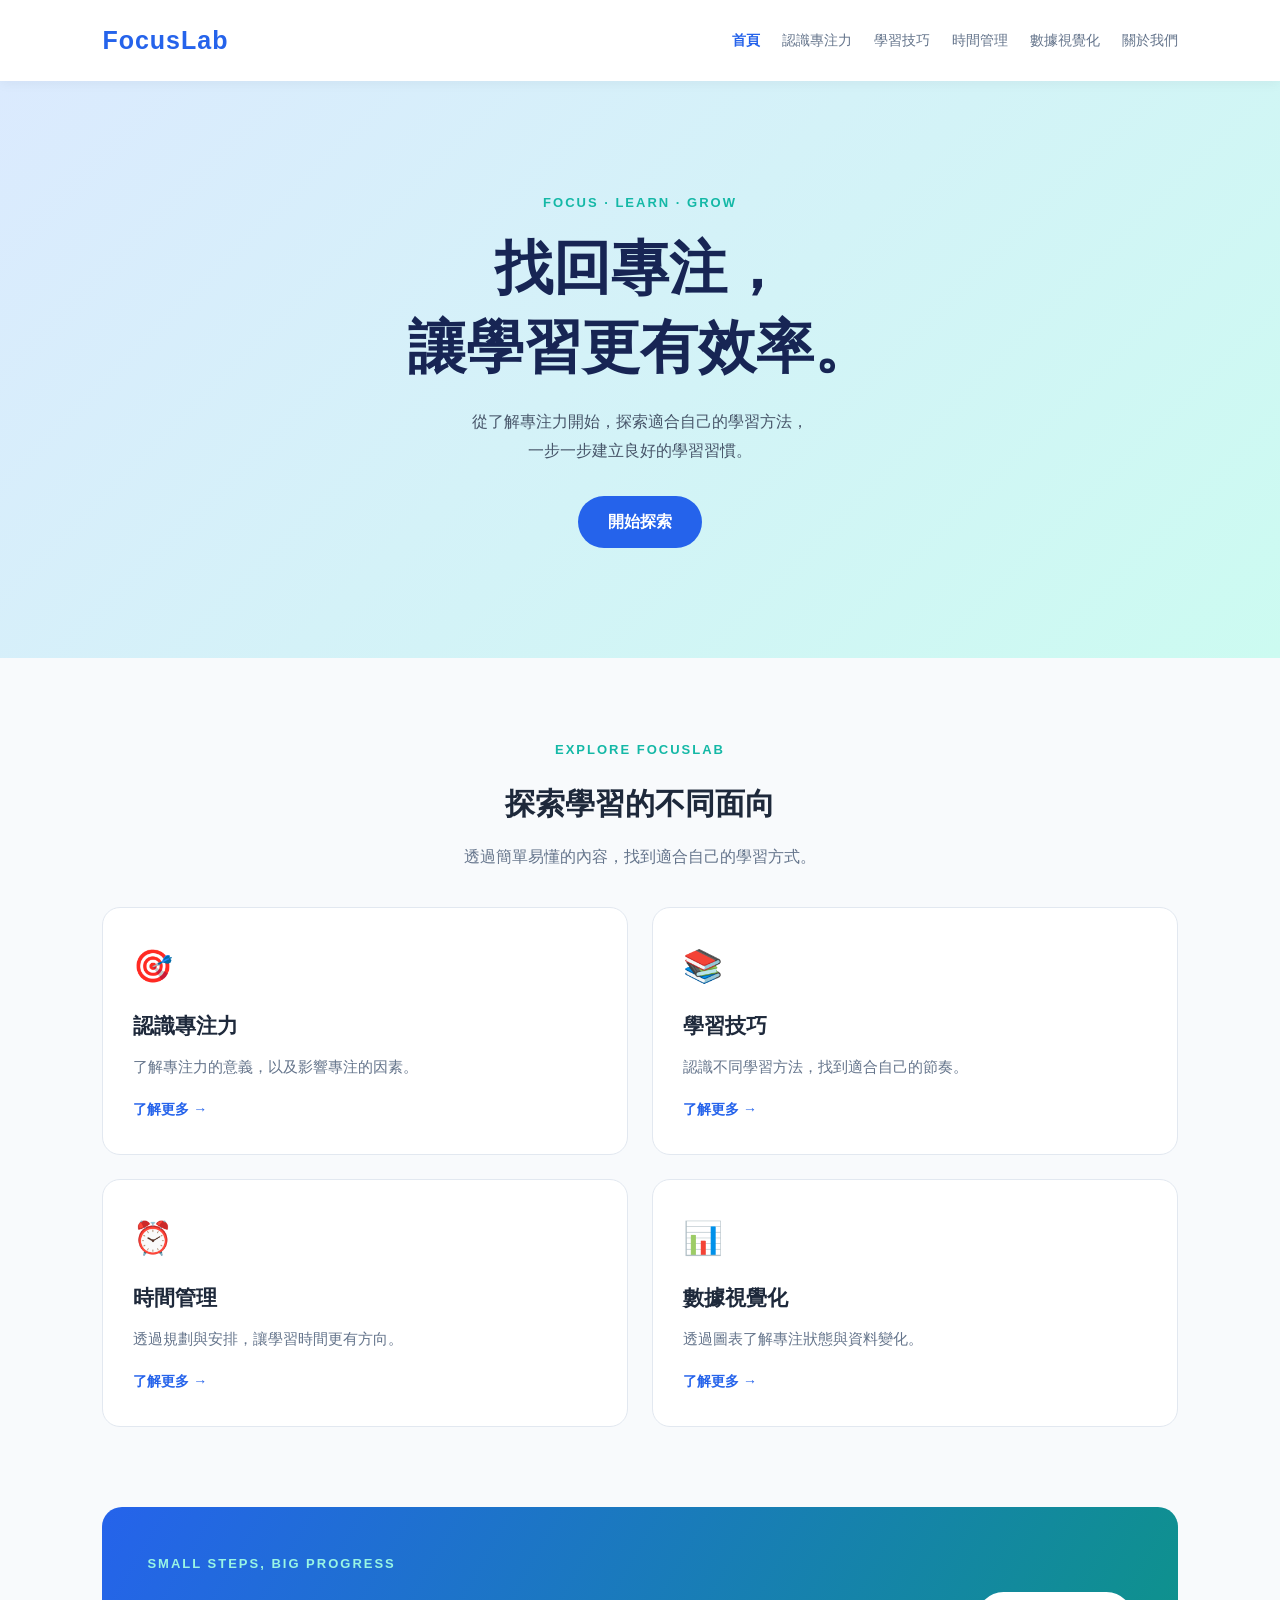
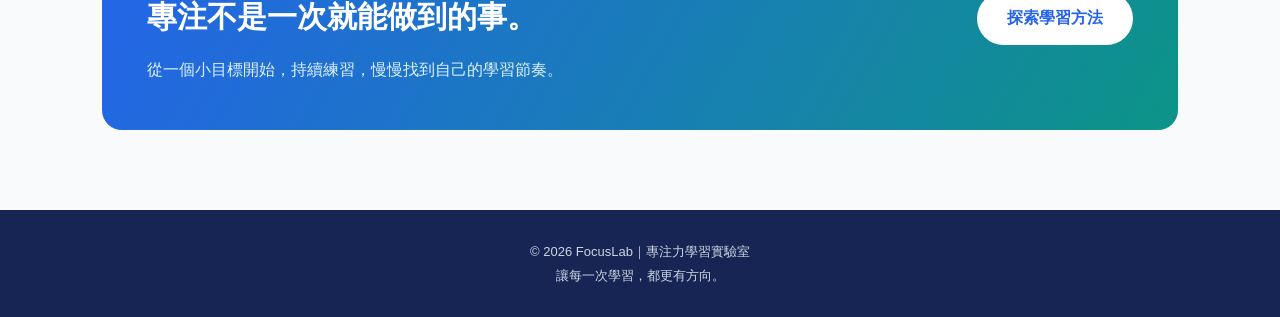
<file: index.html>
<!DOCTYPE html>
<html lang="zh-Hant">
<head>
  <meta charset="UTF-8">
  <meta name="viewport" content="width=device-width, initial-scale=1.0">
  <meta name="description" content="FocusLab 專注力與學習技巧知識網站">
  <title>FocusLab｜專注力學習實驗室</title>
  <link rel="stylesheet" href="css/style.css">
</head>
<body>
  <header class="site-header">
    <a class="logo" href="index.html">FocusLab</a>
    <nav>
      <a href="index.html">首頁</a>
      <a href="pages/focus.html">認識專注力</a>
      <a href="pages/techniques.html">學習技巧</a>
      <a href="pages/time-management.html">時間管理</a>
      <a href="pages/visualization.html">數據視覺化</a>
      <a href="pages/about.html">關於我們</a>
    </nav>
  </header>

  <main>
    <section class="hero">
      <p class="eyebrow">FOCUS · LEARN · GROW</p>
      <h1>找回專注，<br>讓學習更有效率。</h1>
      <p>從了解專注力開始，探索適合自己的學習方法，<br>
        一步一步建立良好的學習習慣。</p>
      <a class="button" href="pages/focus.html">開始探索</a>
    </section>

    <section class="section">
      <p class="eyebrow">EXPLORE FOCUSLAB</p>
      <h2>探索學習的不同面向</h2>
      <p>透過簡單易懂的內容，找到適合自己的學習方式。</p>

      <div class="card-grid">
        <a class="card" href="pages/focus.html">
          <span class="card-icon">🎯</span>
          <h3>認識專注力</h3>
          <p>了解專注力的意義，以及影響專注的因素。</p>
          <span class="card-link">了解更多 →</span>
        </a>

        <a class="card" href="pages/techniques.html">
          <span class="card-icon">📚</span>
          <h3>學習技巧</h3>
          <p>認識不同學習方法，找到適合自己的節奏。</p>
          <span class="card-link">了解更多 →</span>
        </a>

        <a class="card" href="pages/time-management.html">
          <span class="card-icon">⏰</span>
          <h3>時間管理</h3>
          <p>透過規劃與安排，讓學習時間更有方向。</p>
          <span class="card-link">了解更多 →</span>
        </a>

        <a class="card" href="pages/visualization.html">
          <span class="card-icon">📊</span>
          <h3>數據視覺化</h3>
          <p>透過圖表了解專注狀態與資料變化。</p>
          <span class="card-link">了解更多 →</span>
        </a>
      </div>
    </section>

    <section class="feature">
      <div>
        <p class="eyebrow">SMALL STEPS, BIG PROGRESS</p>
        <h2>專注不是一次就能做到的事。</h2>
        <p>從一個小目標開始，持續練習，慢慢找到自己的學習節奏。</p>
      </div>
      <a class="button button-light" href="pages/techniques.html">探索學習方法</a>
    </section>
  </main>

  <footer class="site-footer">
    <p>© 2026 FocusLab｜專注力學習實驗室</p>
    <p>讓每一次學習，都更有方向。</p>
  </footer>

  <script src="js/main.js"></script>
</body>
</html>
</file>
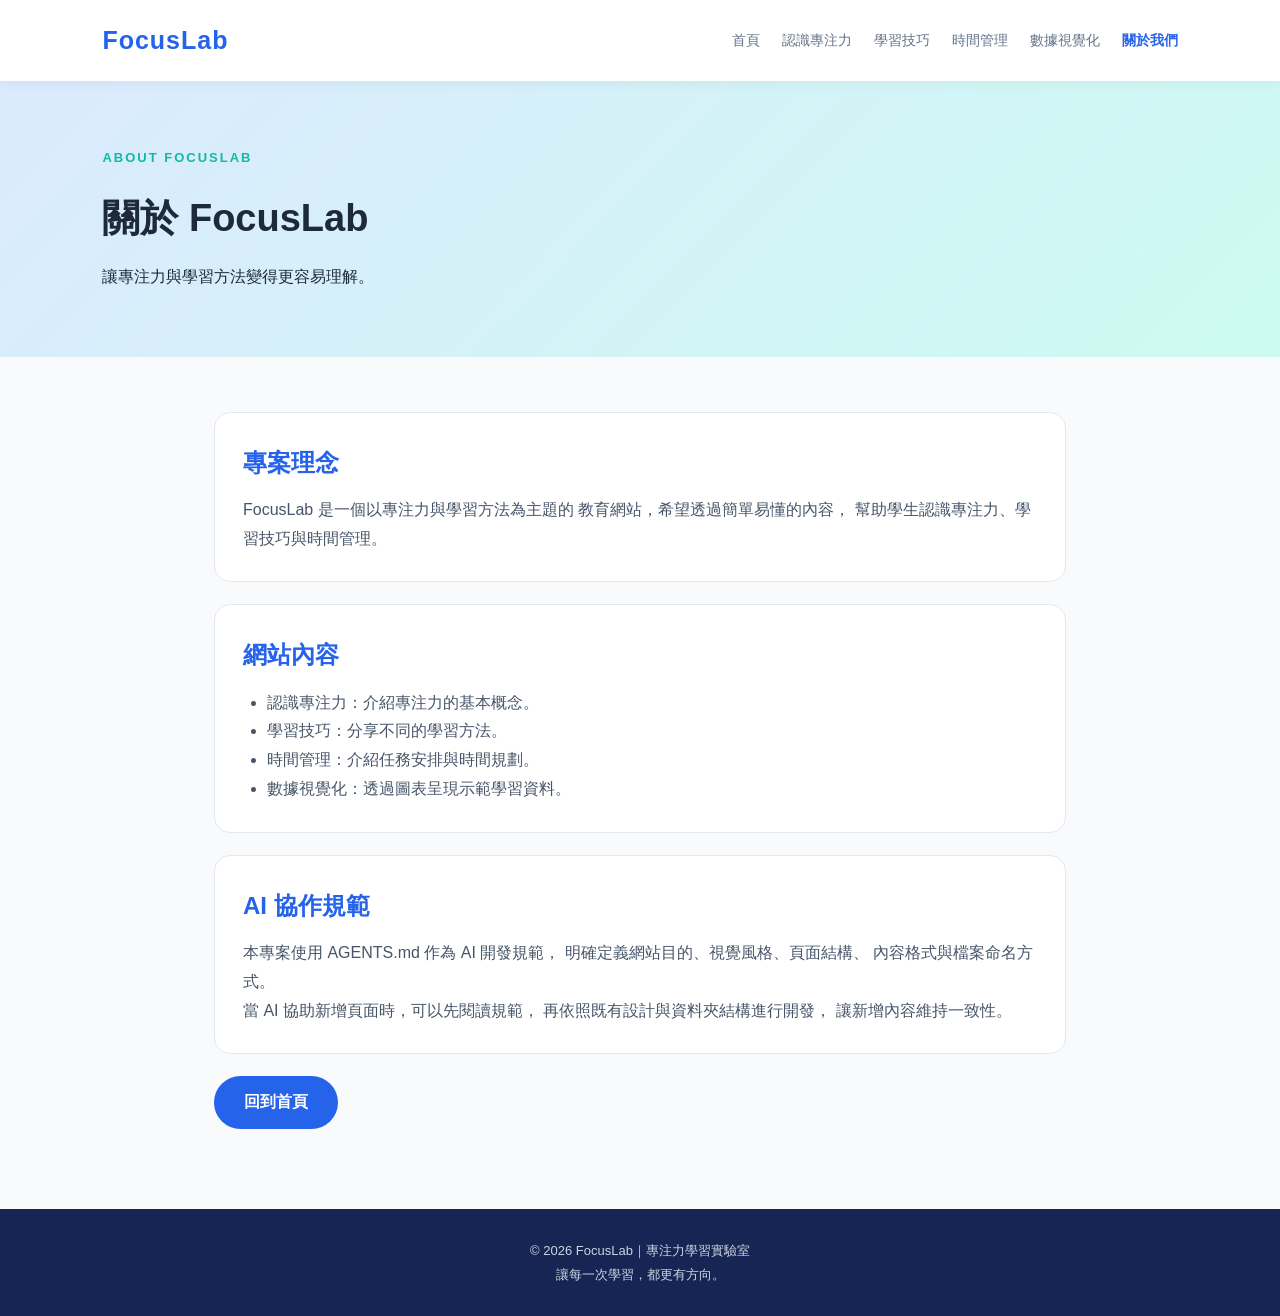
<file: pages/about.html>
<!DOCTYPE html>
<html lang="zh-Hant">
<head>
  <meta charset="UTF-8">
  <meta name="viewport" content="width=device-width, initial-scale=1.0">
  <meta name="description" content="了解 FocusLab 專案理念與網站內容">
  <title>關於我們｜FocusLab</title>
  <link rel="stylesheet" href="../css/style.css">
</head>
<body>
  <header class="site-header">
    <a class="logo" href="../index.html">FocusLab</a>
    <nav>
      <a href="../index.html">首頁</a>
      <a href="focus.html">認識專注力</a>
      <a href="techniques.html">學習技巧</a>
      <a href="time-management.html">時間管理</a>
      <a href="visualization.html">數據視覺化</a>
      <a href="about.html">關於我們</a>
    </nav>
  </header>

  <main>
    <section class="page-hero">
      <p class="eyebrow">ABOUT FOCUSLAB</p>
      <h1>關於 FocusLab</h1>
      <p>讓專注力與學習方法變得更容易理解。</p>
    </section>

    <section class="page-content">
      <article class="content-block">
        <h2>專案理念</h2>
        <p>
          FocusLab 是一個以專注力與學習方法為主題的
          教育網站，希望透過簡單易懂的內容，
          幫助學生認識專注力、學習技巧與時間管理。
        </p>
      </article>

      <article class="content-block">
        <h2>網站內容</h2>
        <ul>
          <li>認識專注力：介紹專注力的基本概念。</li>
          <li>學習技巧：分享不同的學習方法。</li>
          <li>時間管理：介紹任務安排與時間規劃。</li>
          <li>數據視覺化：透過圖表呈現示範學習資料。</li>
        </ul>
      </article>

      <article class="content-block">
        <h2>AI 協作規範</h2>
        <p>
          本專案使用 AGENTS.md 作為 AI 開發規範，
          明確定義網站目的、視覺風格、頁面結構、
          內容格式與檔案命名方式。
        </p>
        <p>
          當 AI 協助新增頁面時，可以先閱讀規範，
          再依照既有設計與資料夾結構進行開發，
          讓新增內容維持一致性。
        </p>
      </article>

      <a class="button" href="../index.html">回到首頁</a>
    </section>
  </main>

  <footer class="site-footer">
    <p>© 2026 FocusLab｜專注力學習實驗室</p>
    <p>讓每一次學習，都更有方向。</p>
  </footer>

  <script src="../js/main.js"></script>
</body>
</html>
</file>
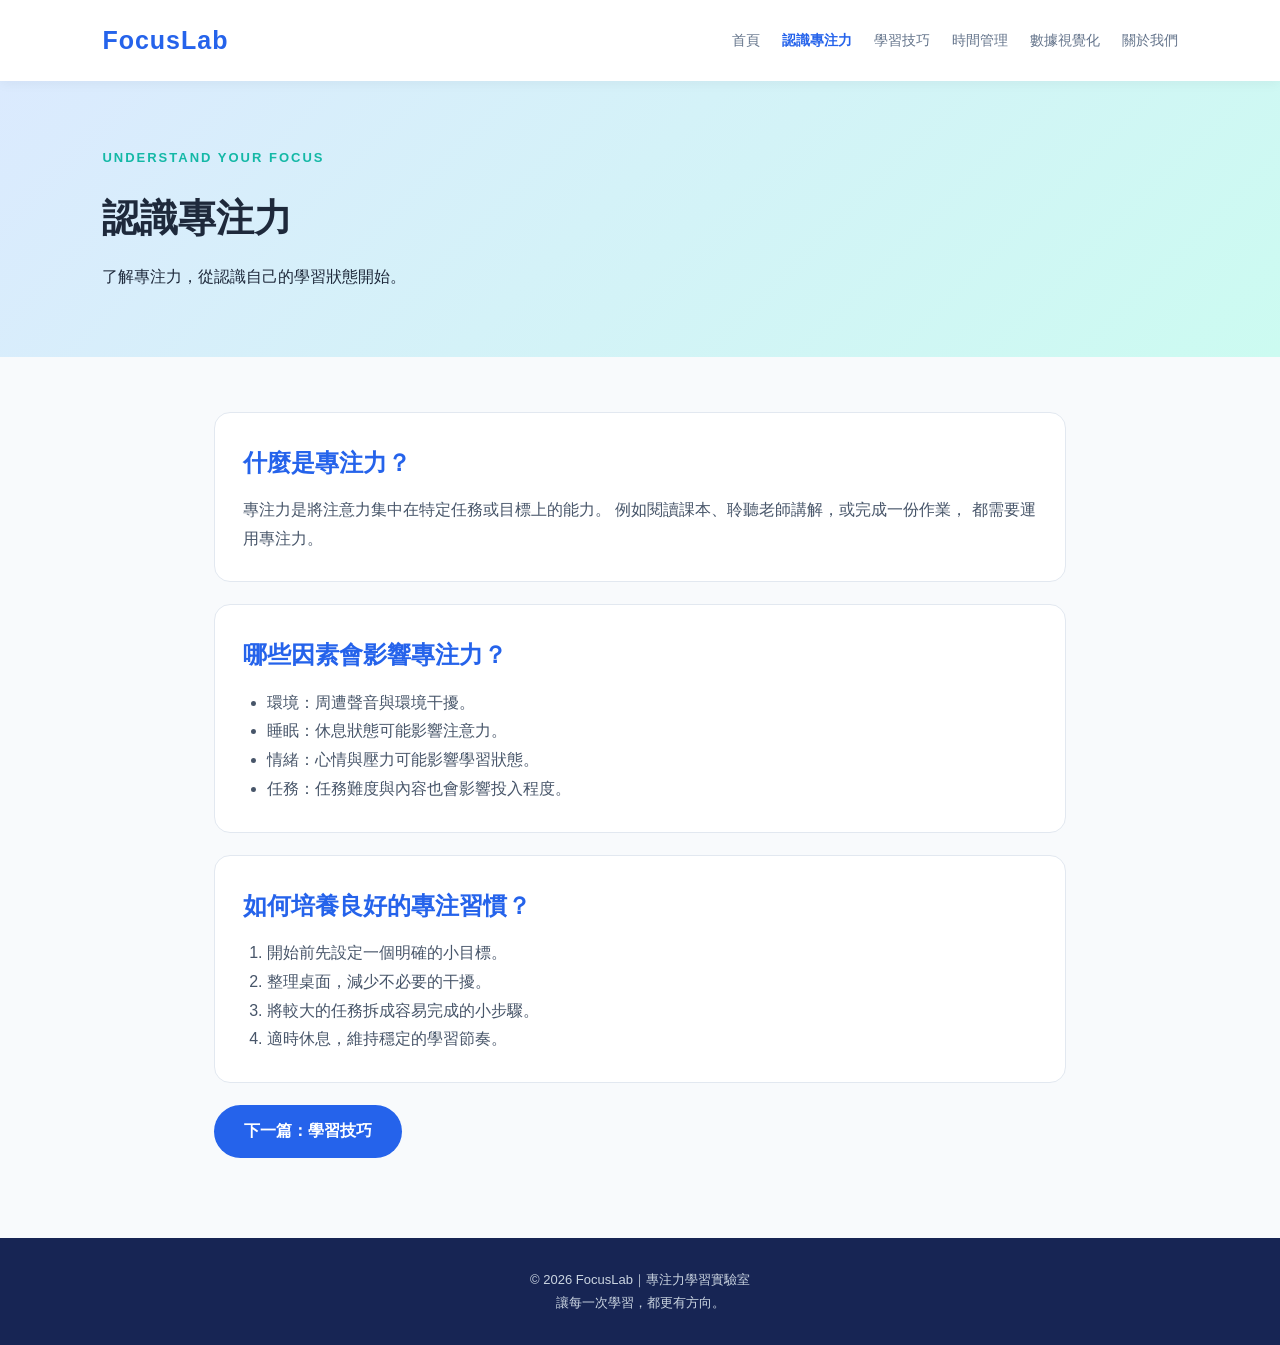
<file: pages/focus.html>
<!DOCTYPE html>
<html lang="zh-Hant">
<head>
  <meta charset="UTF-8">
  <meta name="viewport" content="width=device-width, initial-scale=1.0">
  <meta name="description" content="認識專注力的意義與影響因素">
  <title>認識專注力｜FocusLab</title>
  <link rel="stylesheet" href="../css/style.css">
</head>
<body>
  <header class="site-header">
    <a class="logo" href="../index.html">FocusLab</a>
    <nav>
      <a href="../index.html">首頁</a>
      <a href="focus.html">認識專注力</a>
      <a href="techniques.html">學習技巧</a>
      <a href="time-management.html">時間管理</a>
      <a href="visualization.html">數據視覺化</a>
      <a href="about.html">關於我們</a>
    </nav>
  </header>

  <main>
    <section class="page-hero">
      <p class="eyebrow">UNDERSTAND YOUR FOCUS</p>
      <h1>認識專注力</h1>
      <p>了解專注力，從認識自己的學習狀態開始。</p>
    </section>

    <section class="page-content">
      <article class="content-block">
        <h2>什麼是專注力？</h2>
        <p>
          專注力是將注意力集中在特定任務或目標上的能力。
          例如閱讀課本、聆聽老師講解，或完成一份作業，
          都需要運用專注力。
        </p>
      </article>

      <article class="content-block">
        <h2>哪些因素會影響專注力？</h2>
        <ul>
          <li>環境：周遭聲音與環境干擾。</li>
          <li>睡眠：休息狀態可能影響注意力。</li>
          <li>情緒：心情與壓力可能影響學習狀態。</li>
          <li>任務：任務難度與內容也會影響投入程度。</li>
        </ul>
      </article>

      <article class="content-block">
        <h2>如何培養良好的專注習慣？</h2>
        <ol>
          <li>開始前先設定一個明確的小目標。</li>
          <li>整理桌面，減少不必要的干擾。</li>
          <li>將較大的任務拆成容易完成的小步驟。</li>
          <li>適時休息，維持穩定的學習節奏。</li>
        </ol>
      </article>

      <a class="button" href="techniques.html">下一篇：學習技巧</a>
    </section>
  </main>

  <footer class="site-footer">
    <p>© 2026 FocusLab｜專注力學習實驗室</p>
    <p>讓每一次學習，都更有方向。</p>
  </footer>

  <script src="../js/main.js"></script>
</body>
</html>
</file>
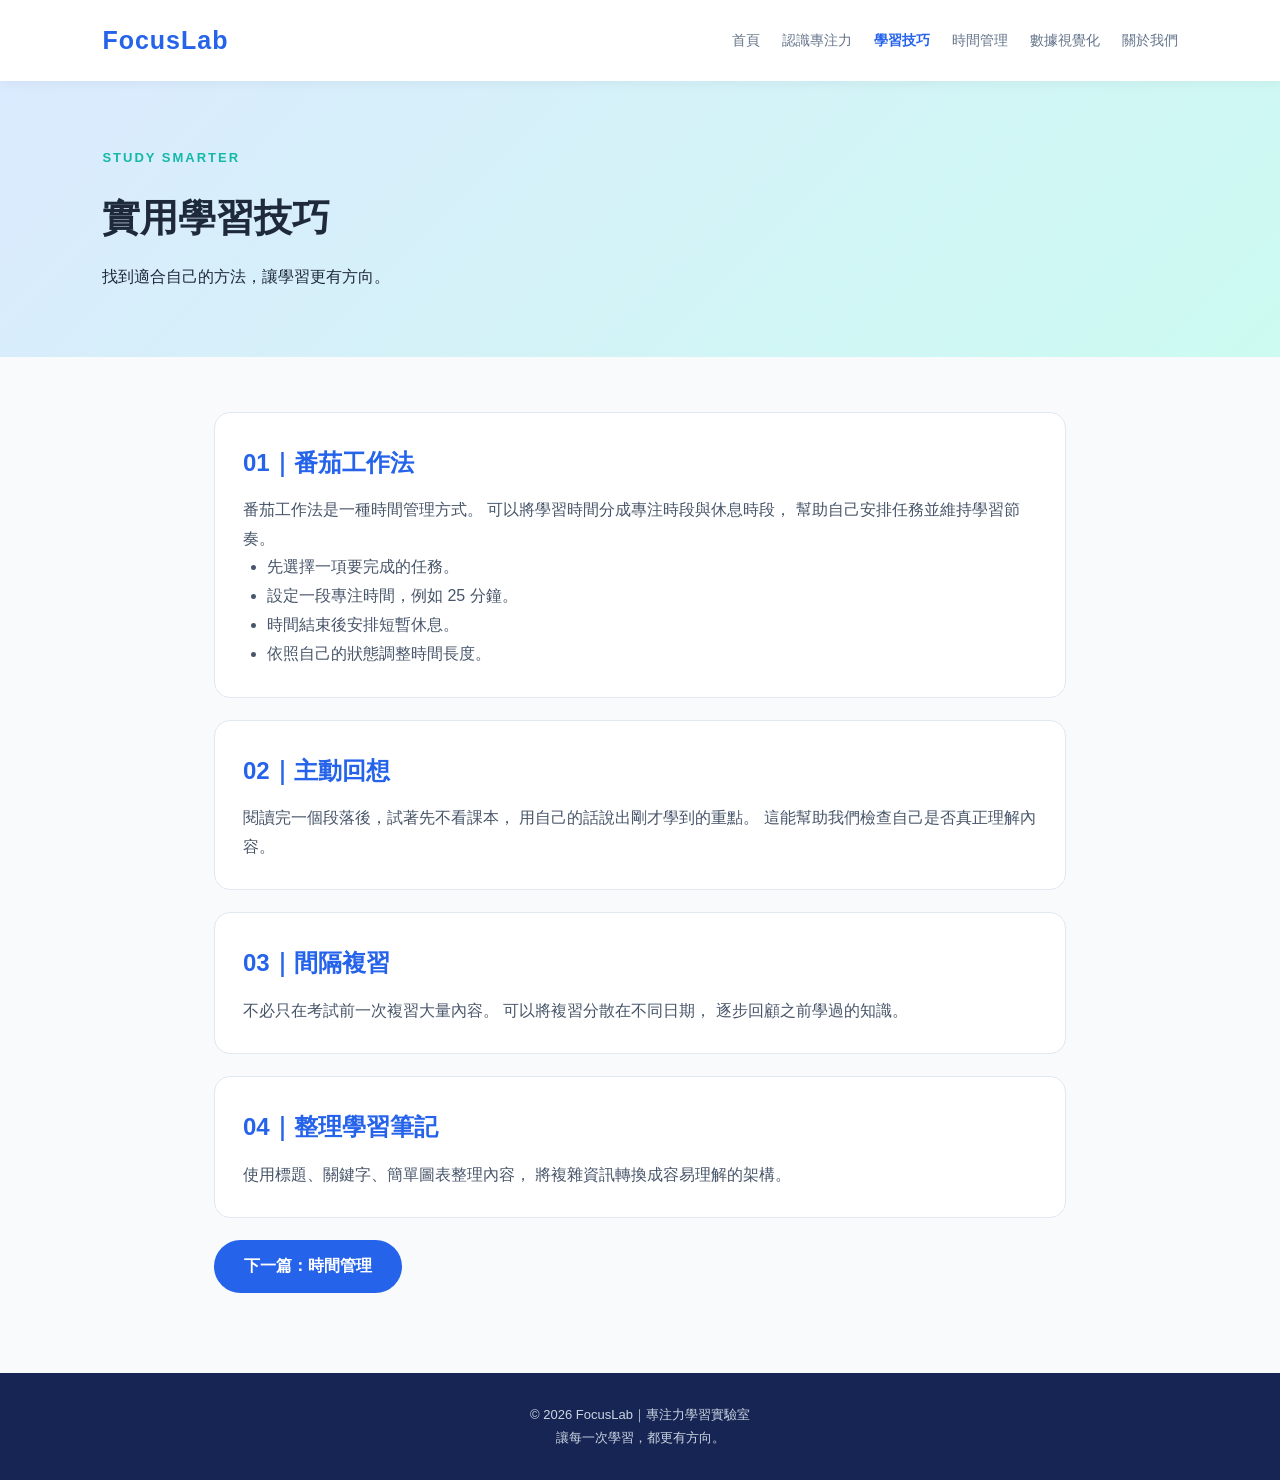
<file: pages/techniques.html>
<!DOCTYPE html>
<html lang="zh-Hant">
<head>
  <meta charset="UTF-8">
  <meta name="viewport" content="width=device-width, initial-scale=1.0">
  <meta name="description" content="探索實用的學習技巧">
  <title>學習技巧｜FocusLab</title>
  <link rel="stylesheet" href="../css/style.css">
</head>
<body>
  <header class="site-header">
    <a class="logo" href="../index.html">FocusLab</a>
    <nav>
      <a href="../index.html">首頁</a>
      <a href="focus.html">認識專注力</a>
      <a href="techniques.html">學習技巧</a>
      <a href="time-management.html">時間管理</a>
      <a href="visualization.html">數據視覺化</a>
      <a href="about.html">關於我們</a>
    </nav>
  </header>

  <main>
    <section class="page-hero">
      <p class="eyebrow">STUDY SMARTER</p>
      <h1>實用學習技巧</h1>
      <p>找到適合自己的方法，讓學習更有方向。</p>
    </section>

    <section class="page-content">
      <article class="content-block">
        <h2>01｜番茄工作法</h2>
        <p>
          番茄工作法是一種時間管理方式。
          可以將學習時間分成專注時段與休息時段，
          幫助自己安排任務並維持學習節奏。
        </p>
        <ul>
          <li>先選擇一項要完成的任務。</li>
          <li>設定一段專注時間，例如 25 分鐘。</li>
          <li>時間結束後安排短暫休息。</li>
          <li>依照自己的狀態調整時間長度。</li>
        </ul>
      </article>

      <article class="content-block">
        <h2>02｜主動回想</h2>
        <p>
          閱讀完一個段落後，試著先不看課本，
          用自己的話說出剛才學到的重點。
          這能幫助我們檢查自己是否真正理解內容。
        </p>
      </article>

      <article class="content-block">
        <h2>03｜間隔複習</h2>
        <p>
          不必只在考試前一次複習大量內容。
          可以將複習分散在不同日期，
          逐步回顧之前學過的知識。
        </p>
      </article>

      <article class="content-block">
        <h2>04｜整理學習筆記</h2>
        <p>
          使用標題、關鍵字、簡單圖表整理內容，
          將複雜資訊轉換成容易理解的架構。
        </p>
      </article>

      <a class="button" href="time-management.html">下一篇：時間管理</a>
    </section>
  </main>

  <footer class="site-footer">
    <p>© 2026 FocusLab｜專注力學習實驗室</p>
    <p>讓每一次學習，都更有方向。</p>
  </footer>

  <script src="../js/main.js"></script>
</body>
</html>
</file>
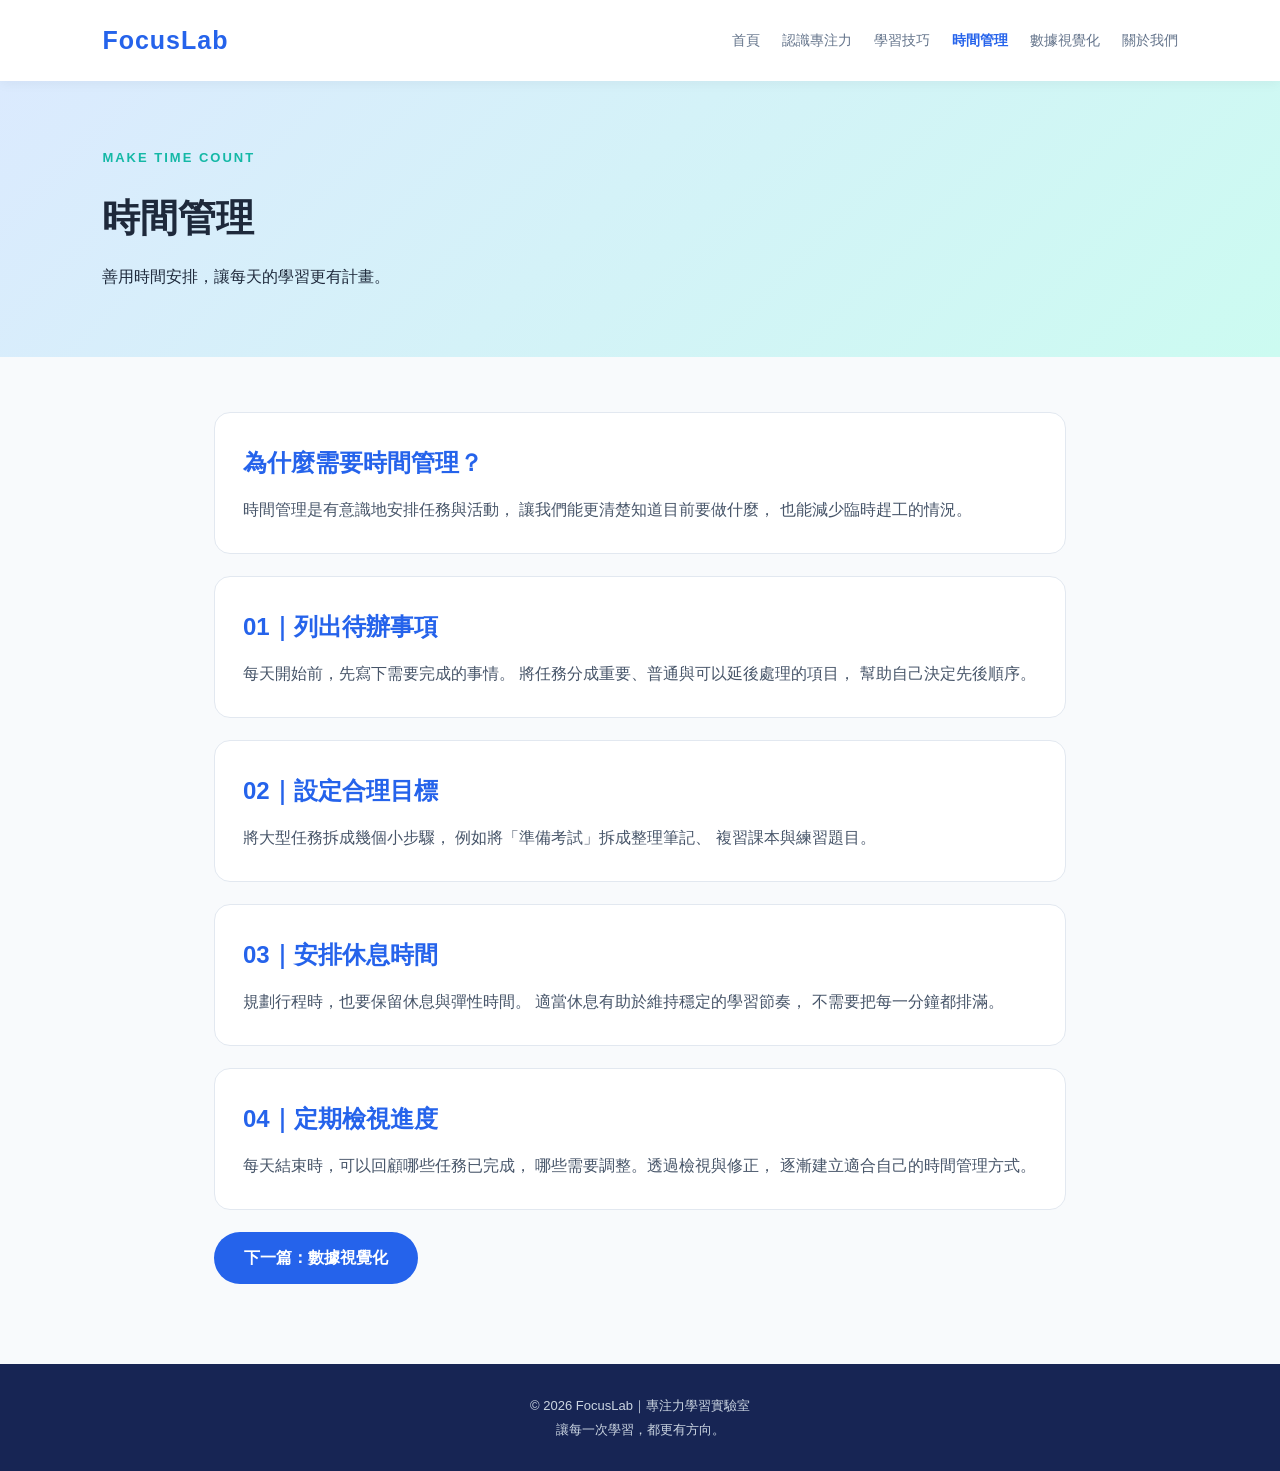
<file: pages/time-management.html>
<!DOCTYPE html>
<html lang="zh-Hant">
<head>
  <meta charset="UTF-8">
  <meta name="viewport" content="width=device-width, initial-scale=1.0">
  <meta name="description" content="學習如何規劃時間與安排任務">
  <title>時間管理｜FocusLab</title>
  <link rel="stylesheet" href="../css/style.css">
</head>
<body>
  <header class="site-header">
    <a class="logo" href="../index.html">FocusLab</a>
    <nav>
      <a href="../index.html">首頁</a>
      <a href="focus.html">認識專注力</a>
      <a href="techniques.html">學習技巧</a>
      <a href="time-management.html">時間管理</a>
      <a href="visualization.html">數據視覺化</a>
      <a href="about.html">關於我們</a>
    </nav>
  </header>

  <main>
    <section class="page-hero">
      <p class="eyebrow">MAKE TIME COUNT</p>
      <h1>時間管理</h1>
      <p>善用時間安排，讓每天的學習更有計畫。</p>
    </section>

    <section class="page-content">
      <article class="content-block">
        <h2>為什麼需要時間管理？</h2>
        <p>
          時間管理是有意識地安排任務與活動，
          讓我們能更清楚知道目前要做什麼，
          也能減少臨時趕工的情況。
        </p>
      </article>

      <article class="content-block">
        <h2>01｜列出待辦事項</h2>
        <p>
          每天開始前，先寫下需要完成的事情。
          將任務分成重要、普通與可以延後處理的項目，
          幫助自己決定先後順序。
        </p>
      </article>

      <article class="content-block">
        <h2>02｜設定合理目標</h2>
        <p>
          將大型任務拆成幾個小步驟，
          例如將「準備考試」拆成整理筆記、
          複習課本與練習題目。
        </p>
      </article>

      <article class="content-block">
        <h2>03｜安排休息時間</h2>
        <p>
          規劃行程時，也要保留休息與彈性時間。
          適當休息有助於維持穩定的學習節奏，
          不需要把每一分鐘都排滿。
        </p>
      </article>

      <article class="content-block">
        <h2>04｜定期檢視進度</h2>
        <p>
          每天結束時，可以回顧哪些任務已完成，
          哪些需要調整。透過檢視與修正，
          逐漸建立適合自己的時間管理方式。
        </p>
      </article>

      <a class="button" href="visualization.html">下一篇：數據視覺化</a>
    </section>
  </main>

  <footer class="site-footer">
    <p>© 2026 FocusLab｜專注力學習實驗室</p>
    <p>讓每一次學習，都更有方向。</p>
  </footer>

  <script src="../js/main.js"></script>
</body>
</html>
</file>
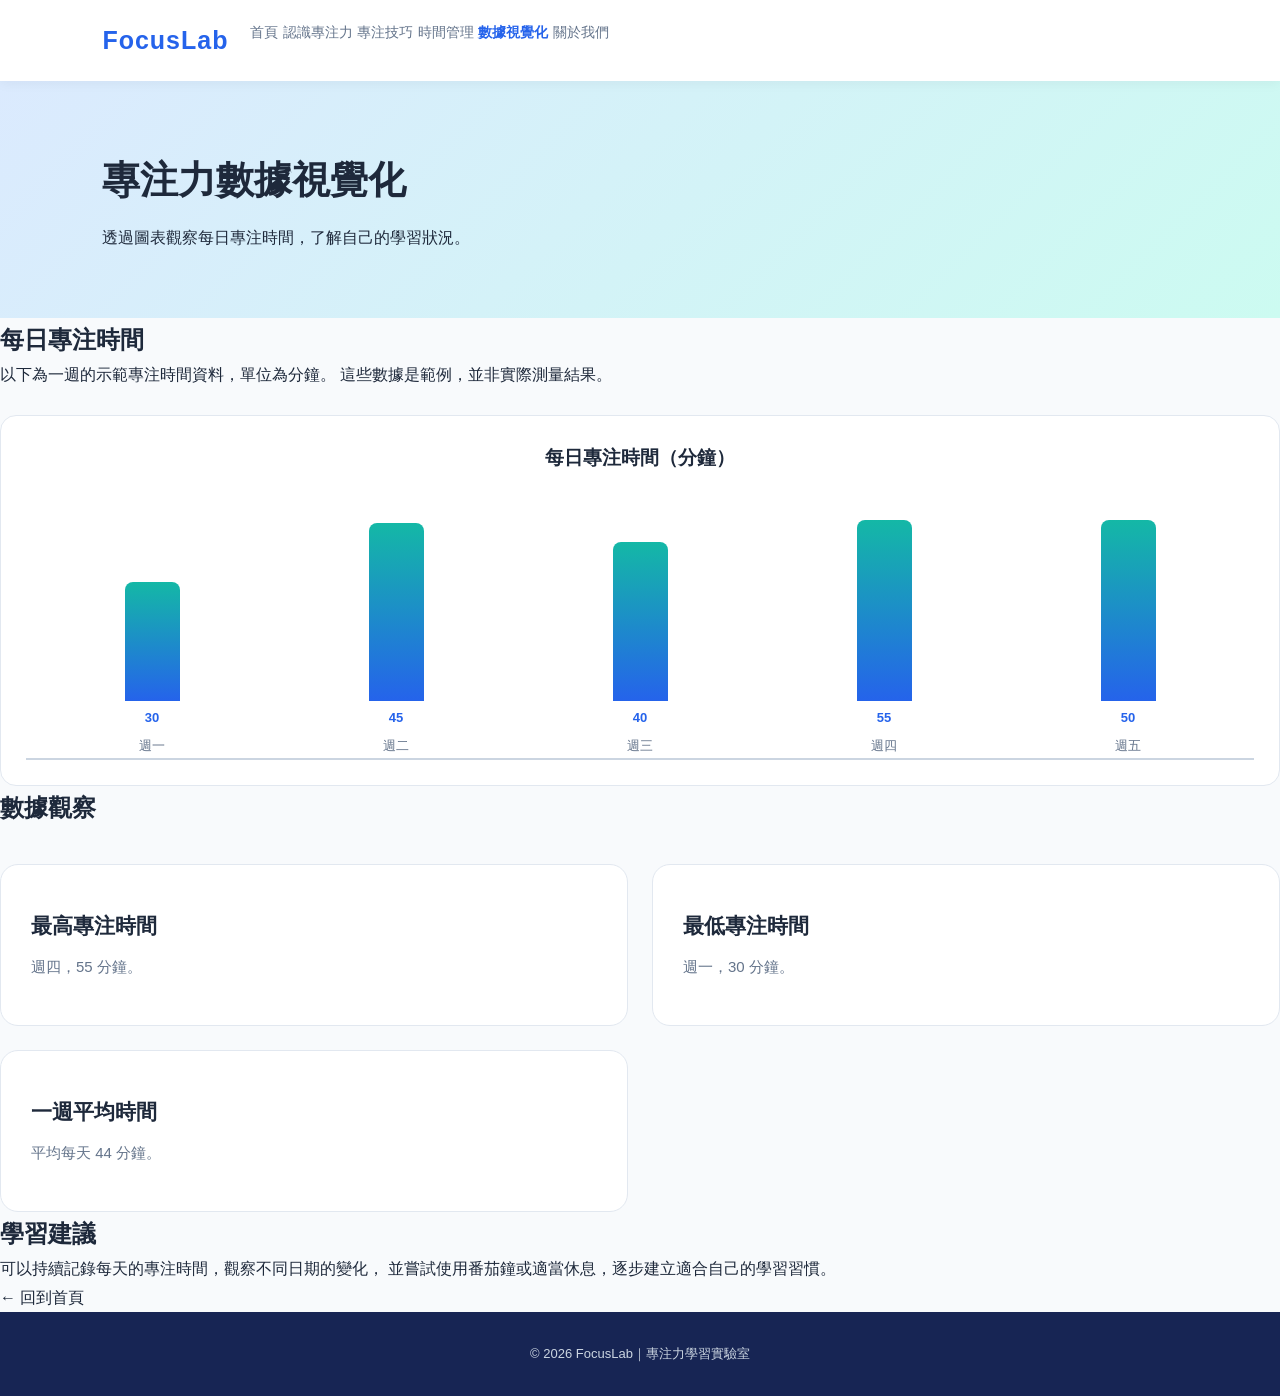
<file: pages/visualization.html>
<!DOCTYPE html>
<html lang="zh-Hant">
<head>
  <meta charset="UTF-8">
  <meta name="viewport" content="width=device-width, initial-scale=1.0">
  <title>專注力數據視覺化｜FocusLab</title>
  <link rel="stylesheet" href="../css/style.css">
</head>

<body>
  <header class="site-header">
    <nav class="navbar">
      <a href="../index.html" class="logo">FocusLab</a>

      <div class="nav-links">
        <a href="../index.html">首頁</a>
        <a href="focus.html">認識專注力</a>
        <a href="techniques.html">專注技巧</a>
        <a href="time-management.html">時間管理</a>
        <a href="visualization.html">數據視覺化</a>
        <a href="about.html">關於我們</a>
      </div>
    </nav>
  </header>

  <main class="container">
    <section class="page-hero">
      <h1>專注力數據視覺化</h1>
      <p>透過圖表觀察每日專注時間，了解自己的學習狀況。</p>
    </section>

    <section class="content-section">
      <h2>每日專注時間</h2>
      <p>
        以下為一週的示範專注時間資料，單位為分鐘。
        這些數據是範例，並非實際測量結果。
      </p>

      <div class="chart-container">
        <h3>每日專注時間（分鐘）</h3>

        <div class="bar-chart">
          <div class="bar-item">
            <div class="bar" style="height: 50%;"></div>
            <p>30</p>
            <span>週一</span>
          </div>

          <div class="bar-item">
            <div class="bar" style="height: 75%;"></div>
            <p>45</p>
            <span>週二</span>
          </div>

          <div class="bar-item">
            <div class="bar" style="height: 67%;"></div>
            <p>40</p>
            <span>週三</span>
          </div>

          <div class="bar-item">
            <div class="bar" style="height: 92%;"></div>
            <p>55</p>
            <span>週四</span>
          </div>

          <div class="bar-item">
            <div class="bar" style="height: 83%;"></div>
            <p>50</p>
            <span>週五</span>
          </div>
        </div>
      </div>
    </section>

    <section class="content-section">
      <h2>數據觀察</h2>

      <div class="card-grid">
        <article class="card">
          <h3>最高專注時間</h3>
          <p>週四，55 分鐘。</p>
        </article>

        <article class="card">
          <h3>最低專注時間</h3>
          <p>週一，30 分鐘。</p>
        </article>

        <article class="card">
          <h3>一週平均時間</h3>
          <p>平均每天 44 分鐘。</p>
        </article>
      </div>
    </section>

    <section class="content-section">
      <h2>學習建議</h2>
      <p>
        可以持續記錄每天的專注時間，觀察不同日期的變化，
        並嘗試使用番茄鐘或適當休息，逐步建立適合自己的學習習慣。
      </p>
    </section>

    <p class="back-home">
      <a href="../index.html">← 回到首頁</a>
    </p>
  </main>

  <footer class="site-footer">
    <p>© <span id="year"></span> FocusLab 專注力學習實驗室</p>
  </footer>

  <script src="../js/main.js"></script>
</body>
</html>
</file>
<file: css/style.css>
/* ===== 基本設定 ===== */
:root {
  --primary: #2563EB;
  --secondary: #14B8A6;
  --background: #F8FAFC;
  --text: #1E293B;
  --muted: #64748B;
  --white: #FFFFFF;
}

* {
  box-sizing: border-box;
  margin: 0;
  padding: 0;
}

html {
  scroll-behavior: smooth;
}

body {
  font-family: "Noto Sans TC", "Microsoft JhengHei", sans-serif;
  background: var(--background);
  color: var(--text);
  line-height: 1.8;
}

a {
  color: inherit;
  text-decoration: none;
}

/* ===== 導覽列 ===== */
.site-header {
  display: flex;
  align-items: center;
  justify-content: space-between;
  gap: 24px;
  padding: 18px 8%;
  background: var(--white);
  box-shadow: 0 2px 12px rgba(15, 23, 42, 0.05);
  position: sticky;
  top: 0;
  z-index: 10;
}

.logo {
  color: var(--primary);
  font-size: 25px;
  font-weight: 800;
  letter-spacing: 1px;
}

nav {
  display: flex;
  flex-wrap: wrap;
  gap: 22px;
}

nav a {
  color: var(--muted);
  font-size: 14px;
  transition: color 0.2s;
}

nav a:hover {
  color: var(--primary);
}

/* ===== 首頁主視覺 ===== */
.hero {
  padding: 110px 8%;
  background: linear-gradient(135deg, #DBEAFE, #CCFBF1);
  text-align: center;
}

.eyebrow {
  color: var(--secondary);
  font-size: 13px;
  font-weight: 800;
  letter-spacing: 2px;
  margin-bottom: 15px;
}

.hero h1 {
  font-size: clamp(36px, 6vw, 58px);
  line-height: 1.35;
  margin-bottom: 22px;
  color: #172554;
}

.hero p:not(.eyebrow) {
  color: #475569;
  margin-bottom: 30px;
}

/* ===== 按鈕 ===== */
.button {
  display: inline-block;
  background: var(--primary);
  color: var(--white);
  padding: 12px 30px;
  border-radius: 30px;
  font-weight: 700;
  transition: transform 0.2s, background 0.2s;
}

.button:hover {
  background: #1D4ED8;
  transform: translateY(-3px);
}

.button-light {
  background: var(--white);
  color: var(--primary);
}

/* ===== 內容區塊 ===== */
.section {
  padding: 80px 8%;
  text-align: center;
}

.section h2,
.feature h2 {
  font-size: 30px;
  margin-bottom: 12px;
}

.section > p:not(.eyebrow) {
  color: var(--muted);
  margin-bottom: 35px;
}

/* ===== 卡片 ===== */
.card-grid {
  display: grid;
  grid-template-columns: repeat(2, minmax(0, 1fr));
  gap: 24px;
  margin-top: 35px;
  text-align: left;
}

.card {
  display: block;
  background: var(--white);
  padding: 30px;
  border-radius: 18px;
  border: 1px solid #E2E8F0;
  transition: transform 0.2s, box-shadow 0.2s;
}

.card:hover {
  transform: translateY(-5px);
  box-shadow: 0 12px 30px rgba(37, 99, 235, 0.1);
}

.card-icon {
  font-size: 32px;
}

.card h3 {
  font-size: 21px;
  margin: 12px 0 8px;
}

.card p {
  color: var(--muted);
  font-size: 15px;
  margin-bottom: 15px;
}

.card-link {
  color: var(--primary);
  font-weight: 700;
  font-size: 14px;
}

/* ===== 特色區塊 ===== */
.feature {
  margin: 0 8% 80px;
  padding: 45px;
  border-radius: 20px;
  background: linear-gradient(120deg, #2563EB, #0D9488);
  color: var(--white);
  display: flex;
  align-items: center;
  justify-content: space-between;
  gap: 30px;
}

.feature .eyebrow {
  color: #99F6E4;
}

.feature p:not(.eyebrow) {
  color: #E0F2FE;
}

/* ===== 內頁 ===== */
.page-hero {
  padding: 65px 8%;
  background: linear-gradient(135deg, #DBEAFE, #CCFBF1);
}

.page-hero h1 {
  font-size: 38px;
  margin-bottom: 10px;
}

.page-content {
  max-width: 900px;
  margin: 0 auto;
  padding: 55px 24px 80px;
}

.content-block {
  background: var(--white);
  padding: 28px;
  border-radius: 16px;
  margin-bottom: 22px;
  border: 1px solid #E2E8F0;
}

.content-block h2 {
  color: var(--primary);
  margin-bottom: 12px;
}

.content-block p,
.content-block li {
  color: #475569;
}

.content-block ul,
.content-block ol {
  padding-left: 24px;
}

/* ===== 圖表 ===== */

/* ===== 每日專注時間柱狀圖 ===== */
.chart-container {
  background: #FFFFFF;
  padding: 25px;
  border-radius: 16px;
  border: 1px solid #E2E8F0;
  margin-top: 25px;
  overflow: hidden;
}

.chart-container h3 {
  margin-bottom: 25px;
  text-align: center;
}

.bar-chart {
  display: flex;
  align-items: flex-end;
  justify-content: space-around;
  gap: 12px;
  height: 260px;
  padding: 20px 10px 0;
  border-bottom: 2px solid #CBD5E1;
}

.bar-item {
  flex: 1;
  height: 100%;
  display: flex;
  flex-direction: column;
  justify-content: flex-end;
  align-items: center;
  color: #64748B;
  font-size: 13px;
}

.bar {
  width: 100%;
  max-width: 55px;
  min-height: 10px;
  background: linear-gradient(180deg, #14B8A6, #2563EB);
  border-radius: 8px 8px 0 0;
  transition: height 0.3s;
}

.bar-item p {
  margin: 5px 0;
  font-weight: 700;
  color: #2563EB;
}

@media (max-width: 480px) {
  .bar-chart {
    gap: 6px;
    padding-left: 2px;
    padding-right: 2px;
  }

  .bar-item {
    font-size: 11px;
  }
}


/* ===== 頁尾 ===== */
.site-footer {
  background: #172554;
  color: #CBD5E1;
  text-align: center;
  padding: 30px 15px;
  font-size: 13px;
}

/* ===== 手機版 ===== */
@media (max-width: 760px) {
  .site-header {
    flex-direction: column;
    padding: 15px 5%;
  }

  nav {
    justify-content: center;
    gap: 10px 16px;
  }

  nav a {
    font-size: 13px;
  }

  .hero {
    padding: 75px 6%;
  }

  .section {
    padding: 55px 6%;
  }

  .card-grid {
    grid-template-columns: 1fr;
  }

  .feature {
    margin: 0 5% 50px;
    padding: 30px;
    flex-direction: column;
    align-items: flex-start;
  }

  .page-hero h1 {
    font-size: 30px;
  }
}

nav a.active {
  color: var(--primary);
  font-weight: 700;
}
</file>
